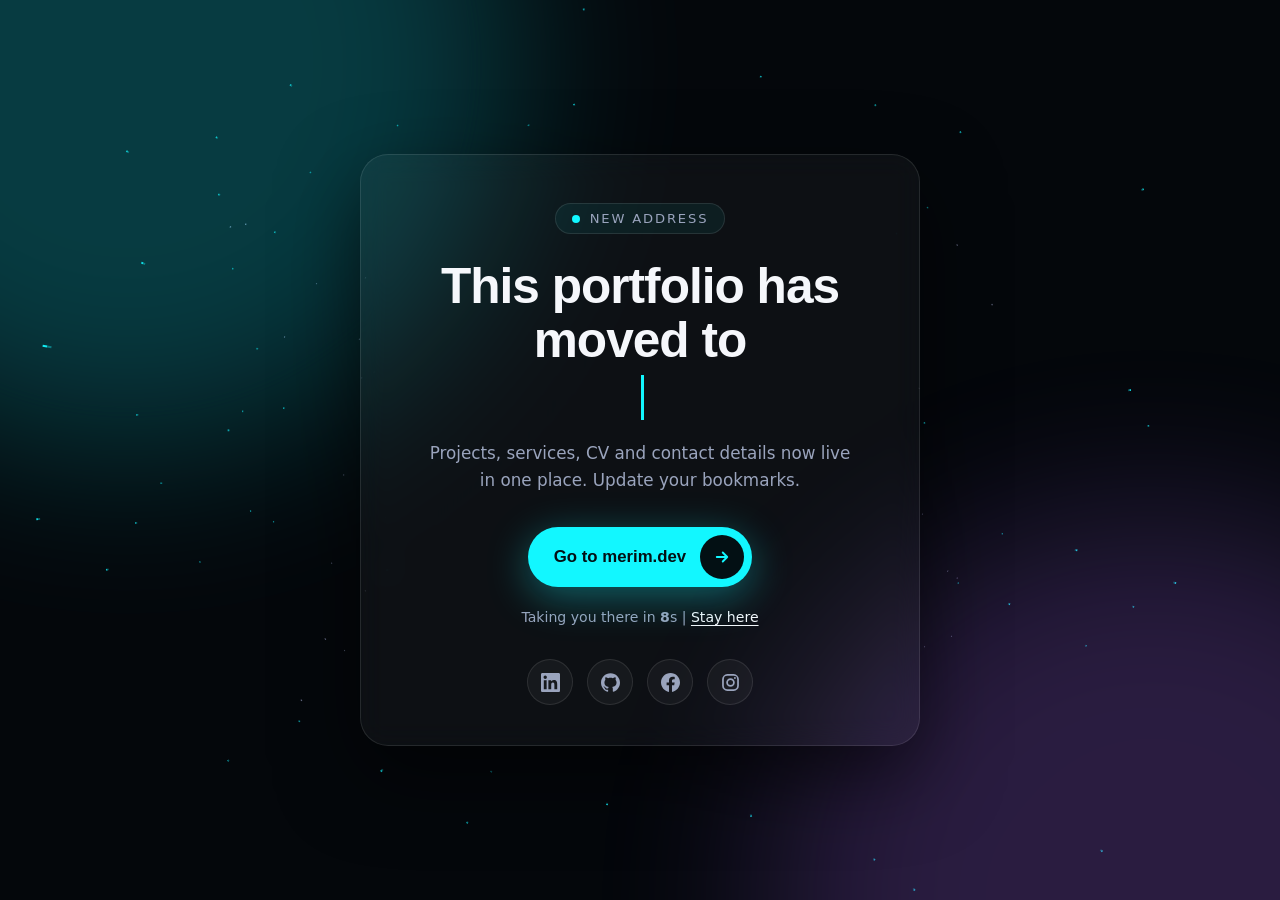
<file: index.html>
<!DOCTYPE html>
<html lang="en">
<head>
    <meta charset="UTF-8">
    <meta http-equiv="Content-Security-Policy" content="default-src 'none'; script-src 'sha256-lPSQNfDBTfws8S8e2XcshmqwYWl/vt95c1Yxfg3k6lk='; style-src 'sha256-eOc3SwctkN+qFUGxoIyW3lc21gssUdqE6W6tjDYk5j4=' https://fonts.googleapis.com; font-src https://fonts.gstatic.com; img-src data:; base-uri 'none'; form-action 'none'; object-src 'none'; require-trusted-types-for 'script'; trusted-types 'none'; upgrade-insecure-requests">
    <meta name="referrer" content="strict-origin-when-cross-origin">
    <meta name="viewport" content="width=device-width, initial-scale=1.0">
    <title>Merim Kulovac has moved to merim.dev</title>
    <meta name="description" content="Merim Kulovac's portfolio has moved. Projects, services, CV and contact details are now at merim.dev.">
    <meta name="author" content="Merim Kulovac">
    <meta name="robots" content="follow">
    <meta name="theme-color" content="#06070c">
    <meta name="color-scheme" content="dark">

    <link rel="canonical" href="https://merim.dev/">

    <noscript><meta http-equiv="refresh" content="0; url=https://merim.dev/"></noscript>

    <meta property="og:type" content="website">
    <meta property="og:site_name" content="Merim Kulovac">
    <meta property="og:title" content="Merim Kulovac has moved to merim.dev">
    <meta property="og:description" content="Projects, services, CV and contact details are now at merim.dev.">
    <meta property="og:url" content="https://merim.dev/">
    <meta name="twitter:card" content="summary">
    <meta name="twitter:title" content="Merim Kulovac has moved to merim.dev">
    <meta name="twitter:description" content="Projects, services, CV and contact details are now at merim.dev.">

    <link rel="icon" href="data:image/svg+xml,%3Csvg xmlns='http://www.w3.org/2000/svg' viewBox='0 0 64 64'%3E%3Crect width='64' height='64' rx='14' fill='%2306070c'/%3E%3Ctext x='50%25' y='54%25' text-anchor='middle' dominant-baseline='middle' font-family='Arial,sans-serif' font-weight='700' font-size='30' fill='%2312f7ff'%3EMK%3C/text%3E%3C/svg%3E">

    <link rel="preconnect" href="https://fonts.googleapis.com">
    <link rel="preconnect" href="https://fonts.gstatic.com" crossorigin>
    <link href="https://fonts.googleapis.com/css2?family=Inter:wght@400;500&family=Space+Grotesk:wght@500;700&display=swap" rel="stylesheet">

    <script type="application/ld+json">
    {
        "@context": "https://schema.org",
        "@type": "Person",
        "name": "Merim Kulovac",
        "url": "https://merim.dev/",
        "sameAs": [
            "https://www.linkedin.com/in/merimkulovac/",
            "https://github.com/mkulovac1",
            "https://www.facebook.com/merimkulovac",
            "https://www.instagram.com/merim.kulovac/"
        ]
    }
    </script>

    <style>
        :root {
            --text: #f5f7fb;
            --muted: #9aa4bd;
            --cyan: #12f7ff;
            --violet: #b06bff;
            --bg: #06070c;
            --glass: rgba(255, 255, 255, 0.04);
            --glass-border: rgba(255, 255, 255, 0.1);
            --redirect-seconds: 8s;
        }

        * { margin: 0; padding: 0; box-sizing: border-box; }

        html, body { height: 100%; }

        body {
            background: var(--bg);
            color: var(--text);
            font-family: "Inter", system-ui, sans-serif;
            overflow-x: hidden;
            -webkit-font-smoothing: antialiased;
        }

        #warp {
            position: fixed;
            inset: 0;
            width: 100%;
            height: 100%;
            display: block;
        }

        .glow {
            position: fixed;
            width: 60vmax;
            height: 60vmax;
            border-radius: 50%;
            filter: blur(90px);
            opacity: .22;
            pointer-events: none;
            animation: drift 18s ease-in-out infinite alternate;
        }
        .glow.a { background: var(--cyan); top: -25vmax; left: -20vmax; }
        .glow.b { background: var(--violet); bottom: -30vmax; right: -20vmax; animation-delay: -9s; }

        @keyframes drift {
            to { transform: translate(8vmax, 6vmax) scale(1.15); }
        }

        main {
            position: relative;
            z-index: 1;
            min-height: 100%;
            display: grid;
            place-items: center;
            padding: 24px 16px;
            text-align: center;
        }

        .card {
            width: min(100%, 560px);
            padding: 48px 32px 40px;
            border-radius: 28px;
            background: var(--glass);
            border: 1px solid var(--glass-border);
            backdrop-filter: blur(14px);
            -webkit-backdrop-filter: blur(14px);
            box-shadow: 0 30px 80px rgba(0, 0, 0, .55);
            animation: rise .9s cubic-bezier(.2, .8, .2, 1) both;
            transition: transform .9s cubic-bezier(.7, 0, .3, 1), opacity .7s ease, filter .7s ease;
        }

        @keyframes rise {
            from { opacity: 0; transform: translateY(30px) scale(.96); filter: blur(8px); }
        }

        .badge {
            display: inline-flex;
            align-items: center;
            gap: 10px;
            padding: 7px 16px;
            border-radius: 999px;
            border: 1px solid var(--glass-border);
            background: rgba(18, 247, 255, .06);
            color: var(--muted);
            font-size: .82rem;
            letter-spacing: .14em;
            text-transform: uppercase;
        }

        .dot {
            width: 8px;
            height: 8px;
            border-radius: 50%;
            background: var(--cyan);
            box-shadow: 0 0 0 0 rgba(18, 247, 255, .7);
            animation: pulse 1.8s infinite;
        }

        @keyframes pulse {
            70% { box-shadow: 0 0 0 10px rgba(18, 247, 255, 0); }
            100% { box-shadow: 0 0 0 0 rgba(18, 247, 255, 0); }
        }

        h1 {
            margin: 26px 0 12px;
            font-family: "Space Grotesk", sans-serif;
            font-weight: 700;
            font-size: clamp(2rem, 7vw, 3.1rem);
            line-height: 1.08;
            letter-spacing: -.02em;
        }

        .domain {
            display: block;
            margin-top: 6px;
            background: linear-gradient(100deg, var(--cyan), var(--violet), var(--cyan));
            background-size: 200% 100%;
            -webkit-background-clip: text;
            background-clip: text;
            color: transparent;
            animation: shimmer 4s linear infinite;
            min-height: 1.1em;
        }

        .domain .caret {
            display: inline-block;
            width: 3px;
            height: .9em;
            margin-left: 4px;
            vertical-align: -0.08em;
            background: var(--cyan);
            animation: blink 1s steps(1) infinite;
        }

        @keyframes shimmer { to { background-position: -200% 0; } }
        @keyframes blink { 50% { opacity: 0; } }

        p.lead {
            color: var(--muted);
            font-size: 1.05rem;
            line-height: 1.65;
            max-width: 40ch;
            margin: 0 auto 32px;
        }

        .cta {
            position: relative;
            display: inline-flex;
            align-items: center;
            gap: 14px;
            padding: 8px 8px 8px 26px;
            border-radius: 999px;
            background: var(--cyan);
            color: #031014;
            font-family: "Space Grotesk", sans-serif;
            font-weight: 700;
            font-size: 1.05rem;
            text-decoration: none;
            box-shadow: 0 0 0 0 rgba(18, 247, 255, .4), 0 10px 40px rgba(18, 247, 255, .35);
            transition: transform .25s ease, box-shadow .25s ease;
        }

        .cta:hover, .cta:focus-visible {
            transform: translateY(-2px);
            box-shadow: 0 0 0 6px rgba(18, 247, 255, .15), 0 14px 50px rgba(18, 247, 255, .5);
            outline: none;
        }

        .ring {
            position: relative;
            width: 44px;
            height: 44px;
            display: grid;
            place-items: center;
            border-radius: 50%;
            background: #031014;
            color: var(--cyan);
        }

        .ring svg {
            position: absolute;
            inset: 0;
            transform: rotate(-90deg);
        }

        .ring circle {
            fill: none;
            stroke: var(--cyan);
            stroke-width: 3;
            stroke-linecap: round;
            stroke-dasharray: 126;
            stroke-dashoffset: 0;
            animation: countdown var(--redirect-seconds) linear forwards;
        }

        .ring .arrow {
            position: static;
            transform: none;
            transition: transform .25s ease;
        }
        .cta:hover .arrow { transform: translateX(3px); }

        @keyframes countdown { to { stroke-dashoffset: 126; } }

        .timer {
            margin-top: 22px;
            font-size: .88rem;
            color: var(--muted);
        }

        .timer button {
            background: none;
            border: 0;
            color: var(--text);
            font: inherit;
            text-decoration: underline;
            text-underline-offset: 3px;
            cursor: pointer;
        }

        .timer.paused .count-text { display: none; }
        .timer:not(.paused) .paused-text { display: none; }
        .paused-ring circle { animation-play-state: paused; }

        .socials {
            margin-top: 34px;
            display: flex;
            justify-content: center;
            gap: 14px;
        }

        .socials a {
            width: 46px;
            height: 46px;
            display: grid;
            place-items: center;
            border-radius: 50%;
            color: var(--muted);
            background: var(--glass);
            border: 1px solid var(--glass-border);
            transition: color .25s ease, transform .25s ease, border-color .25s ease, box-shadow .25s ease, background .25s ease;
            animation: pop .5s cubic-bezier(.3, 1.6, .5, 1) both;
        }
        .socials a:nth-child(1) { animation-delay: 1.1s; }
        .socials a:nth-child(2) { animation-delay: 1.2s; }
        .socials a:nth-child(3) { animation-delay: 1.3s; }
        .socials a:nth-child(4) { animation-delay: 1.4s; }

        .socials svg { width: 19px; height: 19px; }

        .socials a:hover, .socials a:focus-visible {
            color: var(--cyan);
            background: rgba(18, 247, 255, .08);
            border-color: rgba(18, 247, 255, .45);
            box-shadow: 0 0 22px rgba(18, 247, 255, .3);
            transform: translateY(-4px);
            outline: none;
        }

        @keyframes pop {
            from { opacity: 0; transform: translateY(12px) scale(.6); }
        }

        body.leaving .card {
            transform: scale(.6) translateZ(0);
            opacity: 0;
            filter: blur(10px);
        }

        @media (max-width: 420px) {
            .card { padding: 40px 20px 32px; border-radius: 22px; }
            .socials { gap: 10px; }
        }

        @media (prefers-reduced-motion: reduce) {
            *, *::before, *::after {
                animation-duration: .01ms !important;
                animation-iteration-count: 1 !important;
                transition-duration: .01ms !important;
            }
            .ring circle { animation: none; }
        }
    </style>
</head>
<body>
    <canvas id="warp" aria-hidden="true"></canvas>
    <div class="glow a" aria-hidden="true"></div>
    <div class="glow b" aria-hidden="true"></div>

    <main>
        <div class="card" id="card">
            <span class="badge"><span class="dot"></span>New address</span>

            <h1>
                This portfolio has moved to
                <span class="domain"><span id="typed">merim.dev</span><span class="caret" aria-hidden="true"></span></span>
            </h1>

            <p class="lead">Projects, services, CV and contact details now live in one place. Update your bookmarks.</p>

            <a class="cta" id="go" href="https://merim.dev/">
                Go to merim.dev
                <span class="ring" id="ring" aria-hidden="true">
                    <svg viewBox="0 0 44 44"><circle cx="22" cy="22" r="20"></circle></svg>
                    <svg class="arrow" width="18" height="18" viewBox="0 0 24 24" fill="none" stroke="currentColor" stroke-width="2.5" stroke-linecap="round" stroke-linejoin="round"><path d="M5 12h14M13 6l6 6-6 6"/></svg>
                </span>
            </a>

            <p class="timer" id="timer" aria-live="polite">
                <span class="count-text">Taking you there in <strong id="count">8</strong>s | <button type="button" id="stay">Stay here</button></span>
                <span class="paused-text">Redirect paused.</span>
            </p>

            <nav class="socials" aria-label="Social profiles">
                <a href="https://www.linkedin.com/in/merimkulovac/" rel="me noopener noreferrer" target="_blank" aria-label="LinkedIn" title="LinkedIn">
                    <svg viewBox="0 0 24 24" aria-hidden="true"><path fill="currentColor" d="M20.447 20.452h-3.554v-5.569c0-1.328-.027-3.037-1.852-3.037-1.853 0-2.136 1.445-2.136 2.939v5.667H9.351V9h3.414v1.561h.046c.477-.9 1.637-1.85 3.37-1.85 3.601 0 4.267 2.37 4.267 5.455v6.286zM5.337 7.433c-1.144 0-2.063-.926-2.063-2.065 0-1.138.92-2.063 2.063-2.063 1.14 0 2.064.925 2.064 2.063 0 1.139-.925 2.065-2.064 2.065zm1.782 13.019H3.555V9h3.564v11.452zM22.225 0H1.771C.792 0 0 .774 0 1.729v20.542C0 23.227.792 24 1.771 24h20.451C23.2 24 24 23.227 24 22.271V1.729C24 .774 23.2 0 22.222 0h.003z"/></svg>
                </a>
                <a href="https://github.com/mkulovac1" rel="me noopener noreferrer" target="_blank" aria-label="GitHub" title="GitHub">
                    <svg viewBox="0 0 24 24" aria-hidden="true"><path fill="currentColor" d="M12 .297c-6.63 0-12 5.373-12 12 0 5.303 3.438 9.8 8.205 11.385.6.113.82-.258.82-.577 0-.285-.01-1.04-.015-2.04-3.338.724-4.042-1.61-4.042-1.61C4.422 18.07 3.633 17.7 3.633 17.7c-1.087-.744.084-.729.084-.729 1.205.084 1.838 1.236 1.838 1.236 1.07 1.835 2.809 1.305 3.495.998.108-.776.417-1.305.76-1.605-2.665-.3-5.466-1.332-5.466-5.93 0-1.31.465-2.38 1.235-3.22-.135-.303-.54-1.523.105-3.176 0 0 1.005-.322 3.3 1.23.96-.267 1.98-.399 3-.405 1.02.006 2.04.138 3 .405 2.28-1.552 3.285-1.23 3.285-1.23.645 1.653.24 2.873.12 3.176.765.84 1.23 1.91 1.23 3.22 0 4.61-2.805 5.625-5.475 5.92.42.36.81 1.096.81 2.22 0 1.606-.015 2.896-.015 3.286 0 .315.21.69.825.57C20.565 22.092 24 17.592 24 12.297c0-6.627-5.373-12-12-12"/></svg>
                </a>
                <a href="https://www.facebook.com/merimkulovac" rel="me noopener noreferrer" target="_blank" aria-label="Facebook" title="Facebook">
                    <svg viewBox="0 0 24 24" aria-hidden="true"><path fill="currentColor" d="M24 12.073c0-6.627-5.373-12-12-12s-12 5.373-12 12c0 5.99 4.388 10.954 10.125 11.854v-8.385H7.078v-3.47h3.047V9.43c0-3.007 1.792-4.669 4.533-4.669 1.312 0 2.686.235 2.686.235v2.953H15.83c-1.491 0-1.956.925-1.956 1.874v2.25h3.328l-.532 3.47h-2.796v8.385C19.612 23.027 24 18.062 24 12.073z"/></svg>
                </a>
                <a href="https://www.instagram.com/merim.kulovac/" rel="me noopener noreferrer" target="_blank" aria-label="Instagram" title="Instagram">
                    <svg viewBox="0 0 24 24" aria-hidden="true" fill="none" stroke="currentColor" stroke-width="2.2"><rect x="2.5" y="2.5" width="19" height="19" rx="5.5"/><circle cx="12" cy="12" r="4.3"/><circle cx="17.6" cy="6.4" r="1.2" fill="currentColor" stroke="none"/></svg>
                </a>
            </nav>
        </div>
    </main>

    <script>
        (function () {
            var TARGET = 'https://merim.dev/';
            var SECONDS = 8;
            var reduceMotion = window.matchMedia('(prefers-reduced-motion: reduce)').matches;

            var canvas = document.getElementById('warp');
            var ctx = canvas.getContext('2d');
            var stars = [];
            var speed = 0.6;
            var targetSpeed = 0.6;
            var w, h, cx, cy, dpr;

            function resize() {
                dpr = Math.min(window.devicePixelRatio || 1, 2);
                w = canvas.clientWidth;
                h = canvas.clientHeight;
                canvas.width = w * dpr;
                canvas.height = h * dpr;
                ctx.setTransform(dpr, 0, 0, dpr, 0, 0);
                cx = w / 2;
                cy = h / 2;
            }

            function makeStar() {
                return { x: (Math.random() - .5) * w * 2, y: (Math.random() - .5) * h * 2, z: Math.random() * w, pz: 0 };
            }

            resize();
            var count = Math.min(500, Math.floor((w * h) / 2600));
            for (var i = 0; i < count; i++) stars.push(makeStar());
            window.addEventListener('resize', resize);

            function frame() {
                speed += (targetSpeed - speed) * 0.06;
                ctx.fillStyle = 'rgba(6, 7, 12, ' + (speed > 4 ? 0.25 : 0.6) + ')';
                ctx.fillRect(0, 0, w, h);

                for (var i = 0; i < stars.length; i++) {
                    var s = stars[i];
                    s.pz = s.z;
                    s.z -= speed;
                    if (s.z < 1) {
                        stars[i] = makeStar();
                        stars[i].z = w;
                        continue;
                    }
                    var k = 128 / s.z, pk = 128 / s.pz;
                    var x = s.x * k + cx, y = s.y * k + cy;
                    var px = s.x * pk + cx, py = s.y * pk + cy;
                    var t = 1 - s.z / w;
                    ctx.strokeStyle = t > .7 ? 'rgba(18, 247, 255,' + t + ')' : 'rgba(200, 210, 255,' + t + ')';
                    ctx.lineWidth = Math.max(.5, t * 2.2);
                    ctx.beginPath();
                    ctx.moveTo(px, py);
                    ctx.lineTo(x, y);
                    ctx.stroke();
                }
                requestAnimationFrame(frame);
            }

            if (!reduceMotion) requestAnimationFrame(frame);

            var typed = document.getElementById('typed');
            if (!reduceMotion) {
                var word = typed.textContent;
                typed.textContent = '';
                var n = 0;
                setTimeout(function type() {
                    typed.textContent = word.slice(0, ++n);
                    if (n < word.length) setTimeout(type, 90 + Math.random() * 70);
                }, 700);
            }

            var left = SECONDS;
            var countEl = document.getElementById('count');
            var timerEl = document.getElementById('timer');
            var ring = document.getElementById('ring');
            var leaving = false;

            function leave() {
                if (leaving) return;
                leaving = true;
                if (reduceMotion) { location.replace(TARGET); return; }
                targetSpeed = 40;
                document.body.classList.add('leaving');
                setTimeout(function () { location.replace(TARGET); }, 900);
            }

            var tick = setInterval(function () {
                left -= 1;
                countEl.textContent = left;
                if (left <= 0) {
                    clearInterval(tick);
                    leave();
                }
            }, 1000);

            document.getElementById('stay').addEventListener('click', function () {
                clearInterval(tick);
                timerEl.classList.add('paused');
                ring.classList.add('paused-ring');
            });

            document.getElementById('go').addEventListener('click', function (e) {
                if (e.metaKey || e.ctrlKey || e.shiftKey || e.button === 1) return;
                e.preventDefault();
                clearInterval(tick);
                leave();
            });
        })();
    </script>
</body>
</html>
</file>
